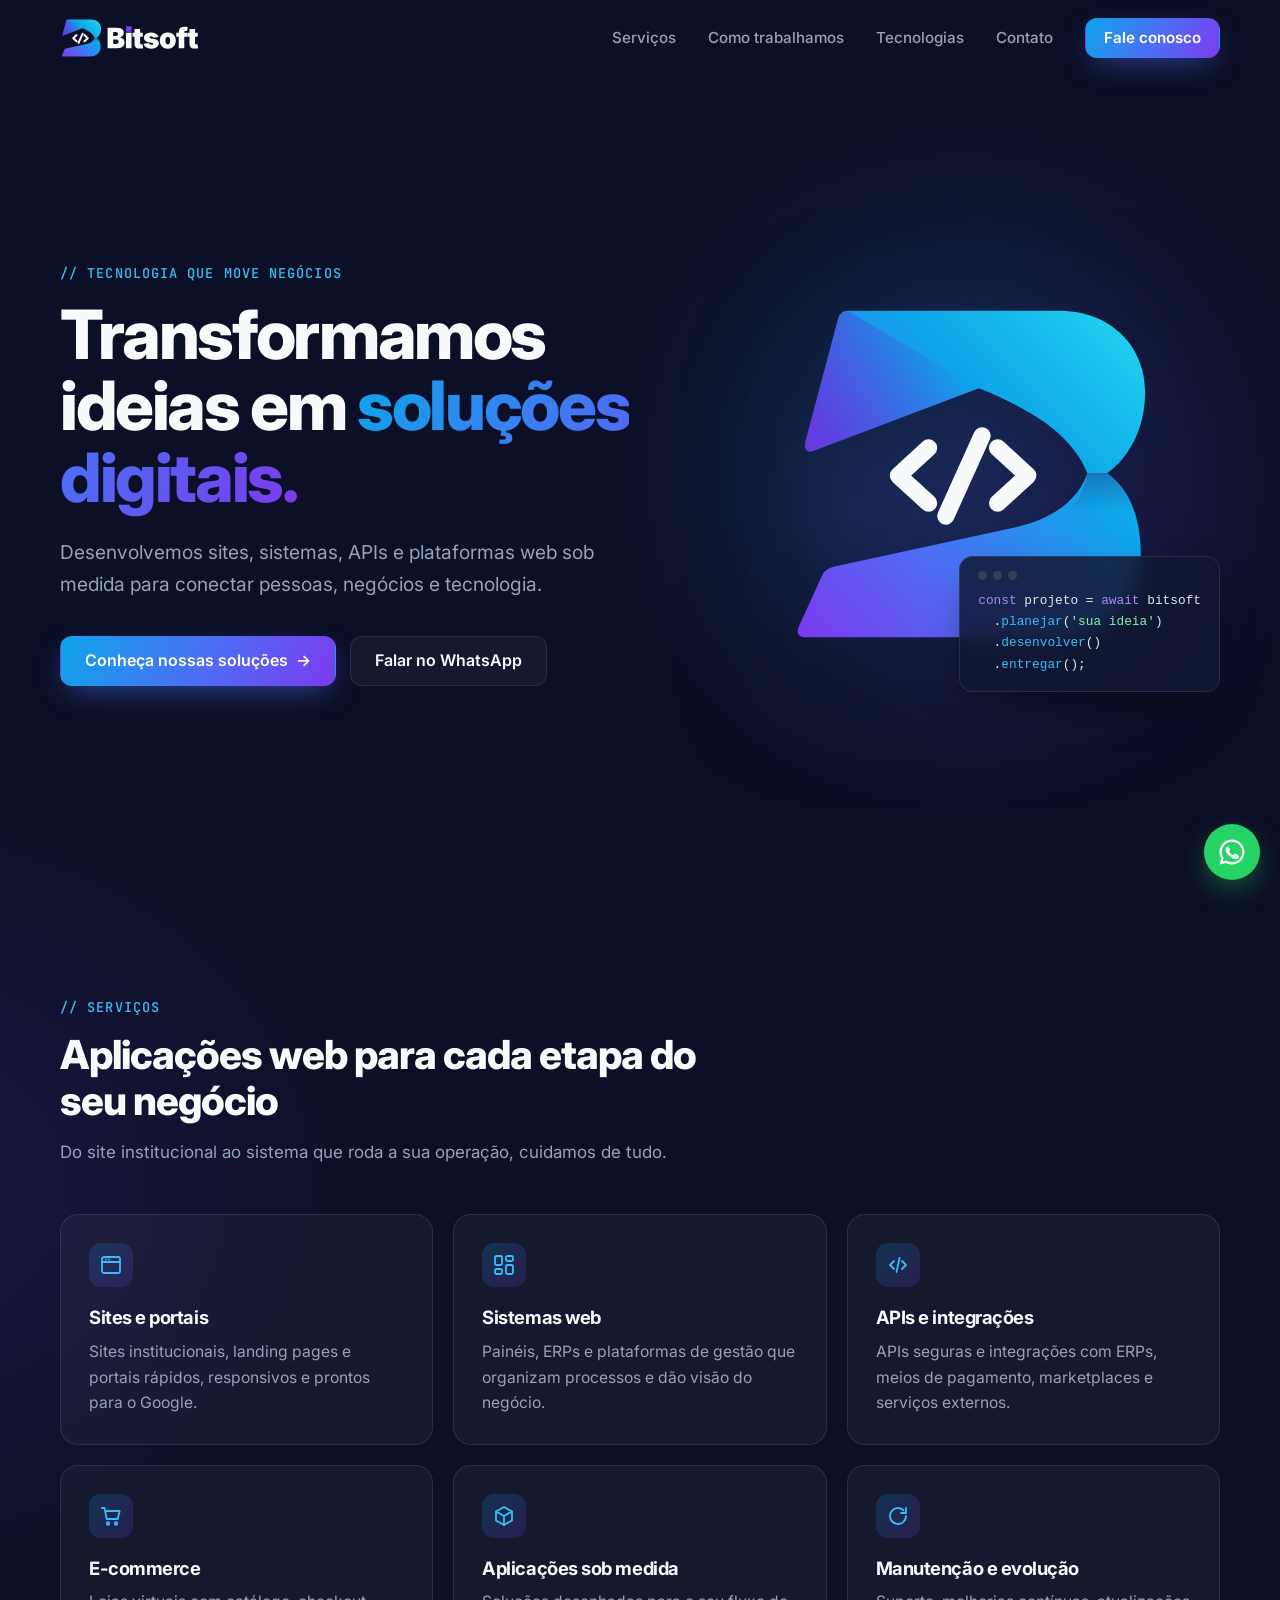
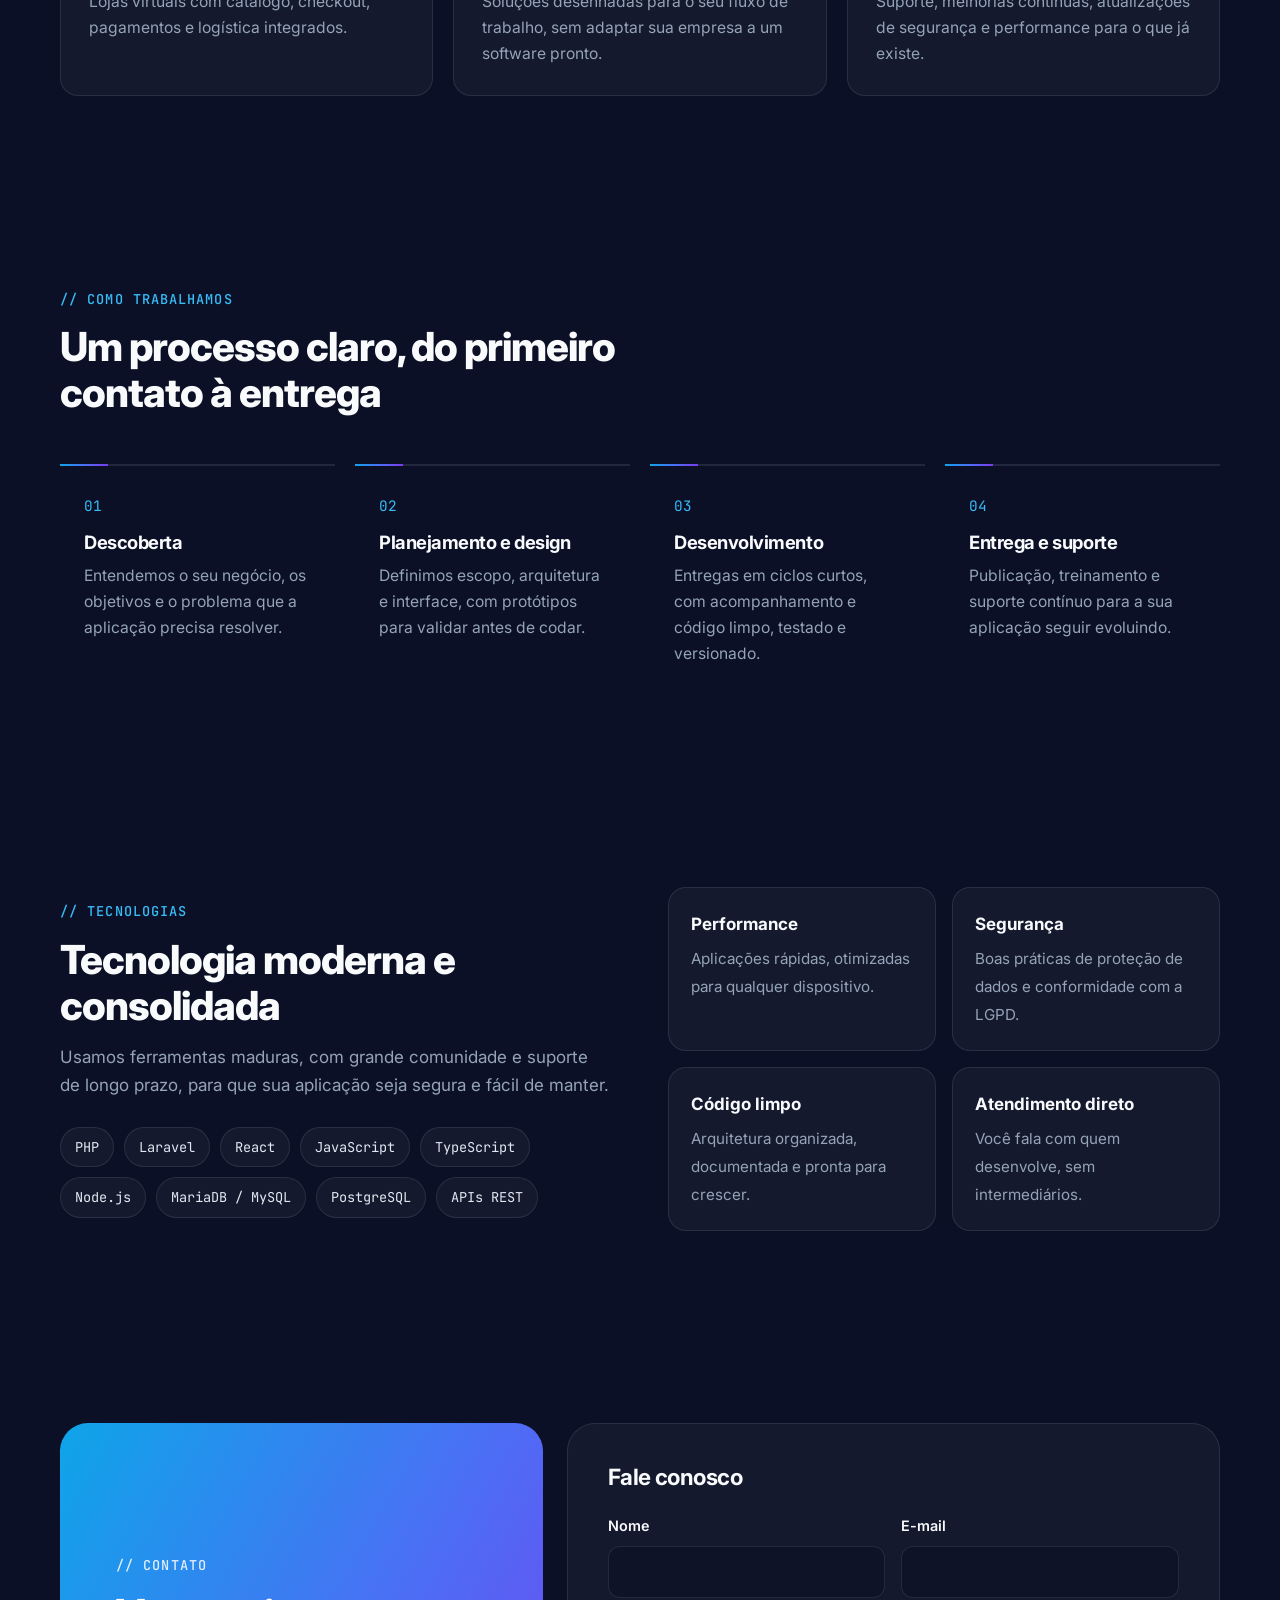
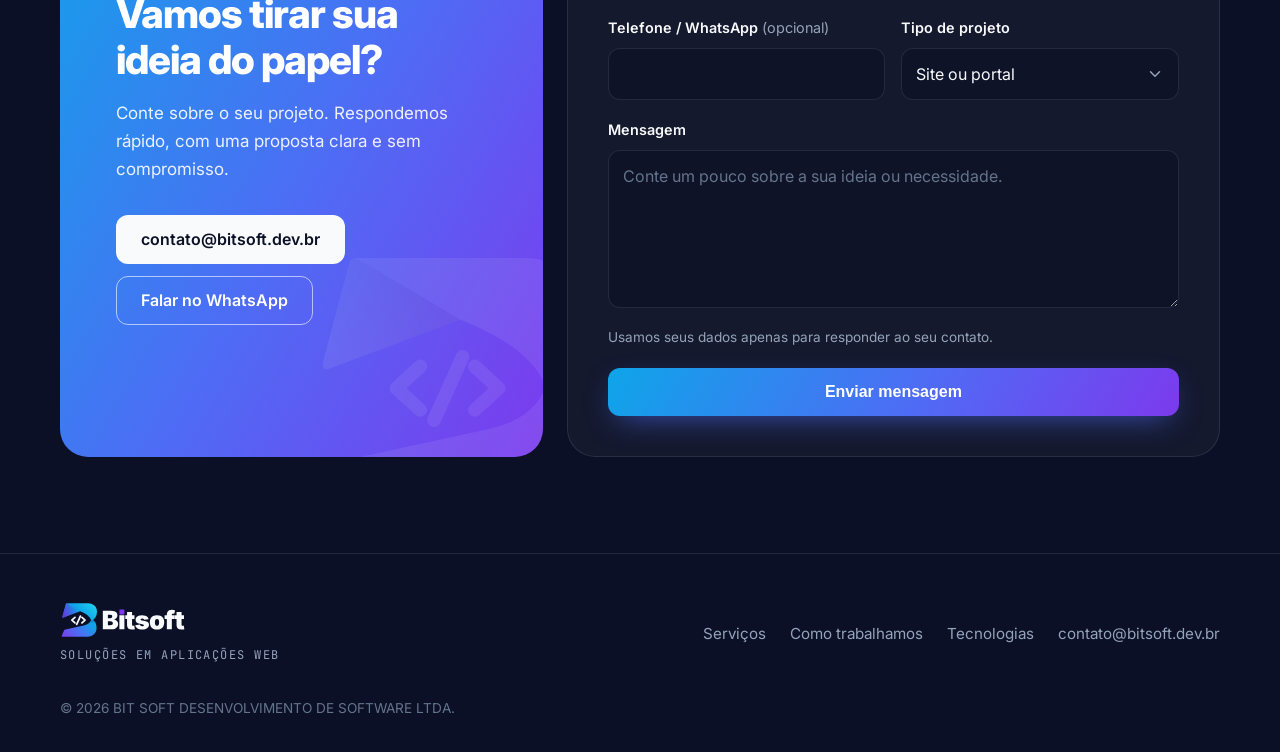
<file: index.html>
<!DOCTYPE html>
<html lang="pt-BR">
  <head>
    <meta charset="UTF-8" />
    <meta name="viewport" content="width=device-width, initial-scale=1.0" />
    <title>Bitsoft | Soluções em aplicações web</title>
    <meta
      name="description"
      content="A Bitsoft desenvolve sites, sistemas web, APIs, e-commerce e plataformas digitais sob medida. Tecnologia que transforma ideias em soluções."
    />
    <meta name="robots" content="index, follow, max-image-preview:large" />
    <link rel="canonical" href="https://www.bitsoft.dev.br/" />
    <meta name="theme-color" content="#0B1026" />

    <meta property="og:type" content="website" />
    <meta property="og:locale" content="pt_BR" />
    <meta property="og:site_name" content="Bitsoft" />
    <meta property="og:title" content="Bitsoft | Soluções em aplicações web" />
    <meta
      property="og:description"
      content="Sites, sistemas web, APIs e plataformas digitais sob medida para o seu negócio."
    />
    <meta property="og:url" content="https://www.bitsoft.dev.br/" />
    <meta property="og:image" content="https://www.bitsoft.dev.br/assets/og-image.png" />
    <meta property="og:image:width" content="1200" />
    <meta property="og:image:height" content="630" />
    <meta property="og:image:alt" content="Logo Bitsoft — Soluções em aplicações web" />
    <meta name="twitter:card" content="summary_large_image" />

    <link rel="icon" href="/favicon.ico" sizes="48x48" />
    <link rel="icon" type="image/svg+xml" href="/assets/favicon.svg" />
    <link rel="icon" type="image/png" sizes="96x96" href="/assets/favicon-96.png" />
    <link rel="icon" type="image/png" sizes="48x48" href="/assets/favicon-48.png" />
    <link rel="icon" type="image/png" sizes="32x32" href="/assets/favicon-32.png" />
    <link rel="apple-touch-icon" sizes="180x180" href="/assets/apple-touch-icon.png" />
    <link rel="manifest" href="/site.webmanifest" />

    <link rel="preconnect" href="https://fonts.googleapis.com" />
    <link rel="preconnect" href="https://fonts.gstatic.com" crossorigin />
    <link
      href="https://fonts.googleapis.com/css2?family=Inter:wght@400;500;600;700;800&family=JetBrains+Mono:wght@400;500&display=swap"
      rel="stylesheet"
    />
    <link rel="stylesheet" href="styles.css" />

    <script type="application/ld+json">
      {
        "@context": "https://schema.org",
        "@graph": [
          {
            "@type": "WebSite",
            "@id": "https://www.bitsoft.dev.br/#website",
            "name": "Bitsoft",
            "alternateName": ["Bit Soft", "bitsoft.dev.br"],
            "url": "https://www.bitsoft.dev.br/",
            "inLanguage": "pt-BR",
            "publisher": { "@id": "https://www.bitsoft.dev.br/#organization" }
          },
          {
            "@type": "Organization",
            "@id": "https://www.bitsoft.dev.br/#organization",
            "name": "Bitsoft",
            "legalName": "BIT SOFT DESENVOLVIMENTO DE SOFTWARE LTDA",
            "url": "https://www.bitsoft.dev.br/",
            "logo": {
              "@type": "ImageObject",
              "url": "https://www.bitsoft.dev.br/assets/icon-512.png",
              "width": 512,
              "height": 512
            },
            "image": "https://www.bitsoft.dev.br/assets/og-image.png",
            "email": "contato@bitsoft.dev.br",
            "slogan": "Soluções em aplicações web",
            "description": "Desenvolvimento de sites, sistemas web, APIs, e-commerce e plataformas digitais sob medida.",
            "areaServed": "BR",
            "knowsAbout": ["Desenvolvimento web", "PHP", "Laravel", "React", "JavaScript", "TypeScript", "Node.js", "APIs REST", "PostgreSQL", "MariaDB", "MySQL", "E-commerce"],
            "contactPoint": {
              "@type": "ContactPoint",
              "contactType": "sales",
              "email": "contato@bitsoft.dev.br",
              "telephone": "+55-11-97560-4128",
              "availableLanguage": "Portuguese"
            }
          }
        ]
      }
    </script>
  </head>
  <body>
    <a class="skip-link" href="#conteudo">Pular para o conteúdo</a>

    <header class="topbar" id="topo">
      <div class="topbar-inner">
        <a href="#topo" class="brand" aria-label="Bitsoft, voltar ao início">
          <img src="assets/brand/logo-compact.svg" alt="Bitsoft" width="148" height="42" />
        </a>

        <button
          class="menu-toggle"
          type="button"
          aria-expanded="false"
          aria-controls="menu"
          aria-label="Abrir menu"
        >
          <span></span><span></span><span></span>
        </button>

        <nav class="nav" id="menu" aria-label="Navegação principal">
          <a href="#servicos">Serviços</a>
          <a href="#processo">Como trabalhamos</a>
          <a href="#tecnologias">Tecnologias</a>
          <a href="#contato">Contato</a>
          <a href="#contato" class="btn btn-primary btn-sm">Fale conosco</a>
        </nav>
      </div>
    </header>

    <main id="conteudo">
      <section class="hero container">
        <div class="hero-copy reveal">
          <p class="eyebrow">// tecnologia que move negócios</p>
          <h1>
            Transformamos ideias em
            <span class="gradient-text">soluções digitais.</span>
          </h1>
          <p class="lead">
            Desenvolvemos sites, sistemas, APIs e plataformas web sob medida para
            conectar pessoas, negócios e tecnologia.
          </p>
          <div class="hero-actions">
            <a href="#servicos" class="btn btn-primary">Conheça nossas soluções <span aria-hidden="true">→</span></a>
            <a href="#" class="btn btn-ghost" data-whatsapp hidden>Falar no WhatsApp</a>
          </div>
        </div>

        <div class="hero-visual reveal" aria-hidden="true">
          <div class="hero-glow"></div>
          <img src="assets/brand/icon.svg" alt="" class="hero-symbol" width="420" height="420" />
          <div class="code-card">
            <div class="code-dots"><i></i><i></i><i></i></div>
            <pre><code><span class="k">const</span> projeto = <span class="k">await</span> bitsoft
  .<span class="f">planejar</span>(<span class="s">'sua ideia'</span>)
  .<span class="f">desenvolver</span>()
  .<span class="f">entregar</span>();</code></pre>
          </div>
        </div>
      </section>

      <section class="section container" id="servicos">
        <header class="section-head reveal">
          <p class="eyebrow">// serviços</p>
          <h2>Aplicações web para cada etapa do seu negócio</h2>
          <p>Do site institucional ao sistema que roda a sua operação, cuidamos de tudo.</p>
        </header>

        <div class="grid services">
          <article class="card reveal">
            <svg class="card-icon" viewBox="0 0 24 24" aria-hidden="true"><rect x="3" y="4" width="18" height="16" rx="2"/><path d="M3 9h18M7 6.5h.01M10 6.5h.01"/></svg>
            <h3>Sites e portais</h3>
            <p>Sites institucionais, landing pages e portais rápidos, responsivos e prontos para o Google.</p>
          </article>
          <article class="card reveal">
            <svg class="card-icon" viewBox="0 0 24 24" aria-hidden="true"><rect x="3" y="3" width="7" height="9" rx="1.5"/><rect x="14" y="3" width="7" height="5" rx="1.5"/><rect x="14" y="12" width="7" height="9" rx="1.5"/><rect x="3" y="16" width="7" height="5" rx="1.5"/></svg>
            <h3>Sistemas web</h3>
            <p>Painéis, ERPs e plataformas de gestão que organizam processos e dão visão do negócio.</p>
          </article>
          <article class="card reveal">
            <svg class="card-icon" viewBox="0 0 24 24" aria-hidden="true"><path d="M8 8l-4 4 4 4M16 8l4 4-4 4M13.5 5l-3 14"/></svg>
            <h3>APIs e integrações</h3>
            <p>APIs seguras e integrações com ERPs, meios de pagamento, marketplaces e serviços externos.</p>
          </article>
          <article class="card reveal">
            <svg class="card-icon" viewBox="0 0 24 24" aria-hidden="true"><path d="M3 4h2.5l2.2 11h11l2-8H6.5"/><circle cx="9" cy="19.5" r="1.3"/><circle cx="17" cy="19.5" r="1.3"/></svg>
            <h3>E-commerce</h3>
            <p>Lojas virtuais com catálogo, checkout, pagamentos e logística integrados.</p>
          </article>
          <article class="card reveal">
            <svg class="card-icon" viewBox="0 0 24 24" aria-hidden="true"><path d="M12 3l8 4.5v9L12 21l-8-4.5v-9z"/><path d="M12 12l8-4.5M12 12v9M12 12L4 7.5"/></svg>
            <h3>Aplicações sob medida</h3>
            <p>Soluções desenhadas para o seu fluxo de trabalho, sem adaptar sua empresa a um software pronto.</p>
          </article>
          <article class="card reveal">
            <svg class="card-icon" viewBox="0 0 24 24" aria-hidden="true"><path d="M20 12a8 8 0 1 1-2.34-5.66"/><path d="M20 4v5h-5"/></svg>
            <h3>Manutenção e evolução</h3>
            <p>Suporte, melhorias contínuas, atualizações de segurança e performance para o que já existe.</p>
          </article>
        </div>
      </section>

      <section class="section container" id="processo">
        <header class="section-head reveal">
          <p class="eyebrow">// como trabalhamos</p>
          <h2>Um processo claro, do primeiro contato à entrega</h2>
        </header>

        <ol class="grid steps">
          <li class="step reveal">
            <span class="step-num">01</span>
            <h3>Descoberta</h3>
            <p>Entendemos o seu negócio, os objetivos e o problema que a aplicação precisa resolver.</p>
          </li>
          <li class="step reveal">
            <span class="step-num">02</span>
            <h3>Planejamento e design</h3>
            <p>Definimos escopo, arquitetura e interface, com protótipos para validar antes de codar.</p>
          </li>
          <li class="step reveal">
            <span class="step-num">03</span>
            <h3>Desenvolvimento</h3>
            <p>Entregas em ciclos curtos, com acompanhamento e código limpo, testado e versionado.</p>
          </li>
          <li class="step reveal">
            <span class="step-num">04</span>
            <h3>Entrega e suporte</h3>
            <p>Publicação, treinamento e suporte contínuo para a sua aplicação seguir evoluindo.</p>
          </li>
        </ol>
      </section>

      <section class="section container split" id="tecnologias">
        <div class="reveal">
          <p class="eyebrow">// tecnologias</p>
          <h2>Tecnologia moderna e consolidada</h2>
          <p class="muted">
            Usamos ferramentas maduras, com grande comunidade e suporte de longo prazo,
            para que sua aplicação seja segura e fácil de manter.
          </p>
          <ul class="chips">
            <li>PHP</li>
            <li>Laravel</li>
            <li>React</li>
            <li>JavaScript</li>
            <li>TypeScript</li>
            <li>Node.js</li>
            <li>MariaDB / MySQL</li>
            <li>PostgreSQL</li>
            <li>APIs REST</li>
          </ul>
        </div>

        <ul class="features reveal">
          <li>
            <strong>Performance</strong>
            <span>Aplicações rápidas, otimizadas para qualquer dispositivo.</span>
          </li>
          <li>
            <strong>Segurança</strong>
            <span>Boas práticas de proteção de dados e conformidade com a LGPD.</span>
          </li>
          <li>
            <strong>Código limpo</strong>
            <span>Arquitetura organizada, documentada e pronta para crescer.</span>
          </li>
          <li>
            <strong>Atendimento direto</strong>
            <span>Você fala com quem desenvolve, sem intermediários.</span>
          </li>
        </ul>
      </section>

      <section class="section container" id="contato">
        <div class="contact">
          <div class="cta reveal">
            <p class="eyebrow">// contato</p>
            <h2>Vamos tirar sua ideia do papel?</h2>
            <p>Conte sobre o seu projeto. Respondemos rápido, com uma proposta clara e sem compromisso.</p>
            <div class="cta-actions">
              <a href="mailto:contato@bitsoft.dev.br" class="btn btn-light">contato@bitsoft.dev.br</a>
              <a href="#" class="btn btn-outline-light" data-whatsapp hidden>Falar no WhatsApp</a>
            </div>
          </div>

          <form class="contact-form reveal" id="contact-form" novalidate>
            <h3>Fale conosco</h3>

            <div class="field-row">
              <div class="field">
                <label for="f-nome">Nome</label>
                <input id="f-nome" name="name" type="text" autocomplete="name" required maxlength="120" />
              </div>
              <div class="field">
                <label for="f-email">E-mail</label>
                <input id="f-email" name="email" type="email" autocomplete="email" required maxlength="160" />
              </div>
            </div>

            <div class="field-row">
              <div class="field">
                <label for="f-telefone">Telefone / WhatsApp <span class="optional">(opcional)</span></label>
                <input id="f-telefone" name="phone" type="tel" autocomplete="tel" maxlength="30" />
              </div>
              <div class="field">
                <label for="f-tipo">Tipo de projeto</label>
                <select id="f-tipo" name="project_type">
                  <option>Site ou portal</option>
                  <option>Sistema web</option>
                  <option>API ou integração</option>
                  <option>E-commerce</option>
                  <option>Manutenção de aplicação existente</option>
                  <option>Outro</option>
                </select>
              </div>
            </div>

            <div class="field">
              <label for="f-mensagem">Mensagem</label>
              <textarea id="f-mensagem" name="message" rows="5" required maxlength="4000" placeholder="Conte um pouco sobre a sua ideia ou necessidade."></textarea>
            </div>

            <!-- Proteção anti-spam (honeypot): humanos não veem este campo -->
            <input type="checkbox" name="botcheck" class="hp" tabindex="-1" autocomplete="off" aria-hidden="true" />

            <p class="form-note">Usamos seus dados apenas para responder ao seu contato.</p>

            <button type="submit" class="btn btn-primary">Enviar mensagem</button>
            <p class="form-status" role="status" aria-live="polite"></p>
          </form>
        </div>
      </section>
    </main>

    <footer class="footer">
      <div class="container footer-inner">
        <div>
          <img src="assets/brand/logo-compact.svg" alt="Bitsoft" width="148" height="42" />
          <p class="footer-slogan">Soluções em aplicações web</p>
        </div>
        <nav class="footer-nav" aria-label="Rodapé">
          <a href="#servicos">Serviços</a>
          <a href="#processo">Como trabalhamos</a>
          <a href="#tecnologias">Tecnologias</a>
          <a href="mailto:contato@bitsoft.dev.br">contato@bitsoft.dev.br</a>
        </nav>
      </div>
      <p class="container copyright">© <span id="ano">2026</span> BIT SOFT DESENVOLVIMENTO DE SOFTWARE LTDA.</p>
    </footer>

    <a href="#" class="whatsapp-float" data-whatsapp hidden aria-label="Conversar no WhatsApp">
      <svg viewBox="0 0 24 24" aria-hidden="true"><path d="M12 2a10 10 0 0 0-8.6 15.1L2 22l5-1.3A10 10 0 1 0 12 2zm0 18.2a8.2 8.2 0 0 1-4.2-1.2l-.3-.2-3 .8.8-2.9-.2-.3A8.2 8.2 0 1 1 12 20.2zm4.5-6.1c-.2-.1-1.5-.7-1.7-.8s-.4-.1-.6.1-.7.8-.8 1-.3.2-.5.1a6.7 6.7 0 0 1-3.3-2.9c-.3-.4.3-.4.7-1.3.1-.2 0-.3 0-.4l-.8-1.8c-.2-.5-.4-.4-.6-.4h-.5a1 1 0 0 0-.7.3 3 3 0 0 0-.9 2.2 5.2 5.2 0 0 0 1.1 2.7 11.8 11.8 0 0 0 4.5 4c1.7.7 2.3.8 3.2.6a2.7 2.7 0 0 0 1.8-1.2 2.2 2.2 0 0 0 .1-1.2c0-.1-.2-.2-.5-.3z"/></svg>
    </a>

    <script src="script.js"></script>
  </body>
</html>
</file>
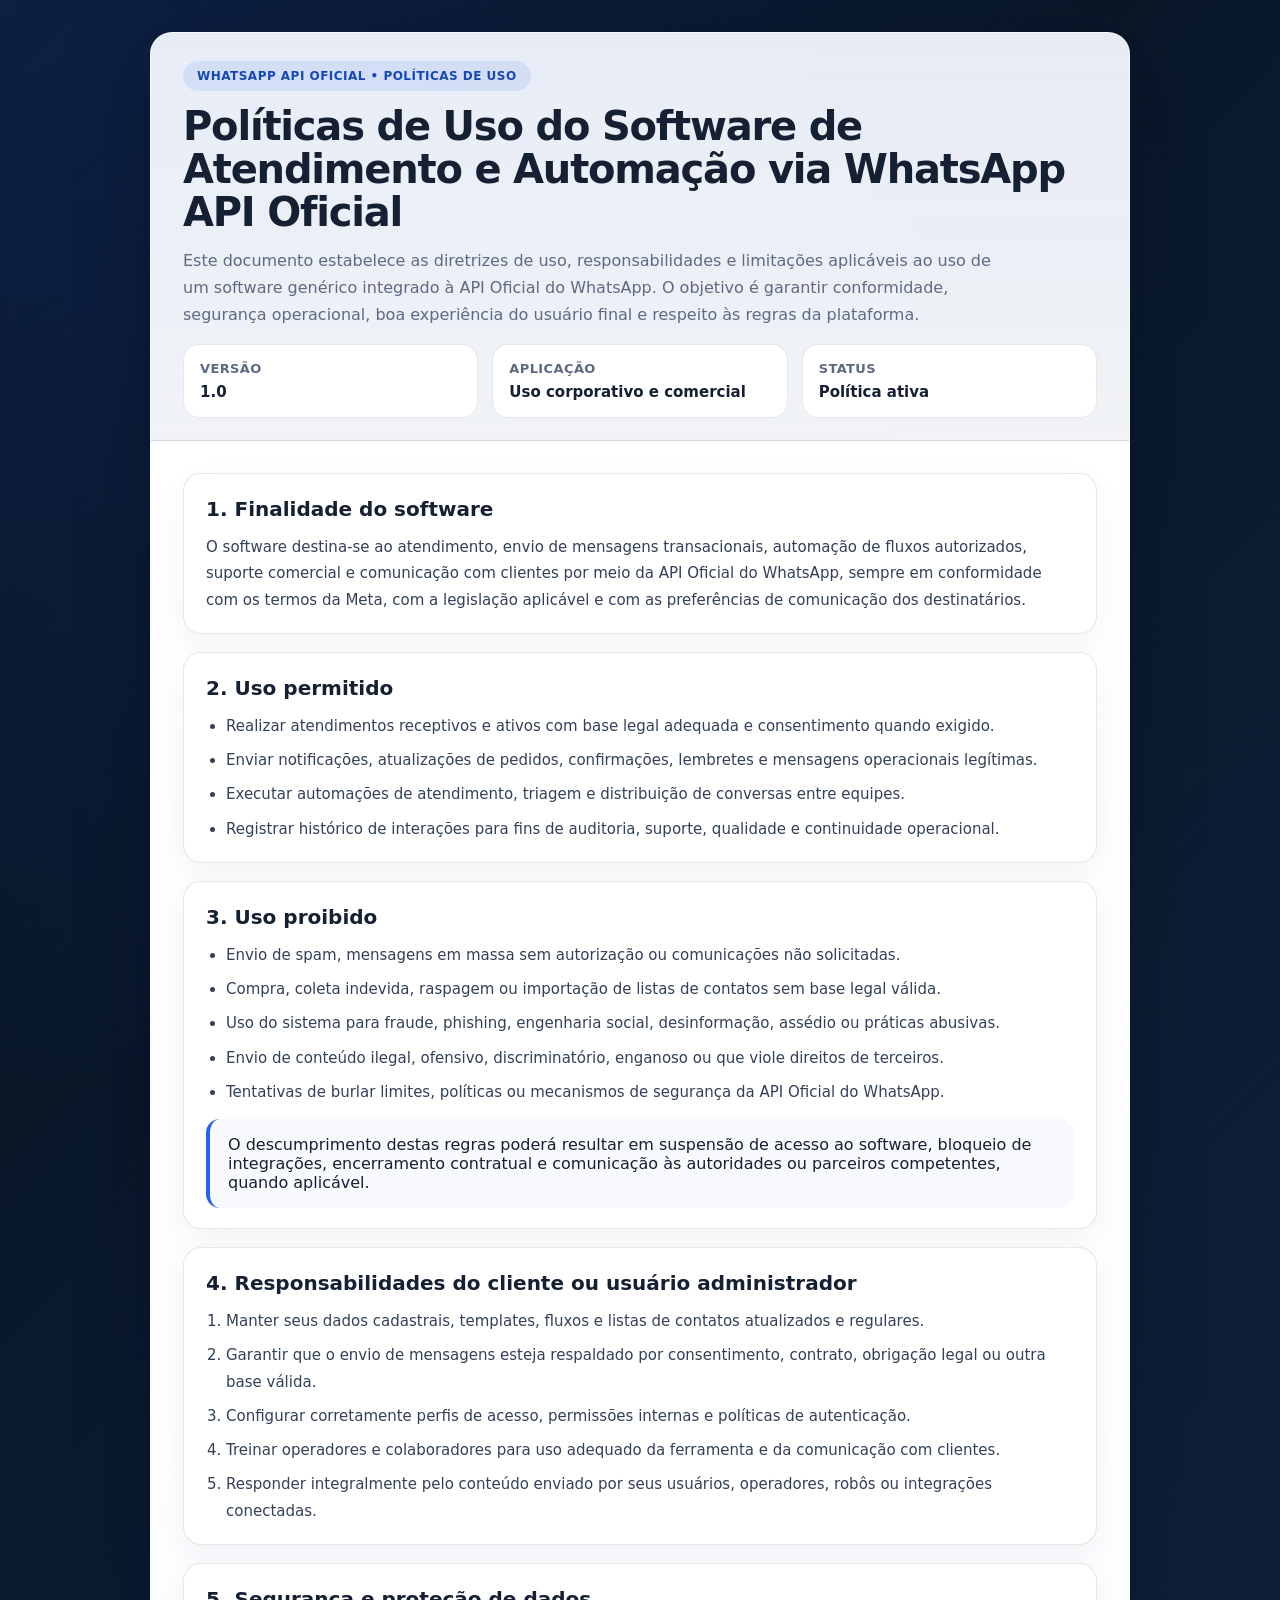
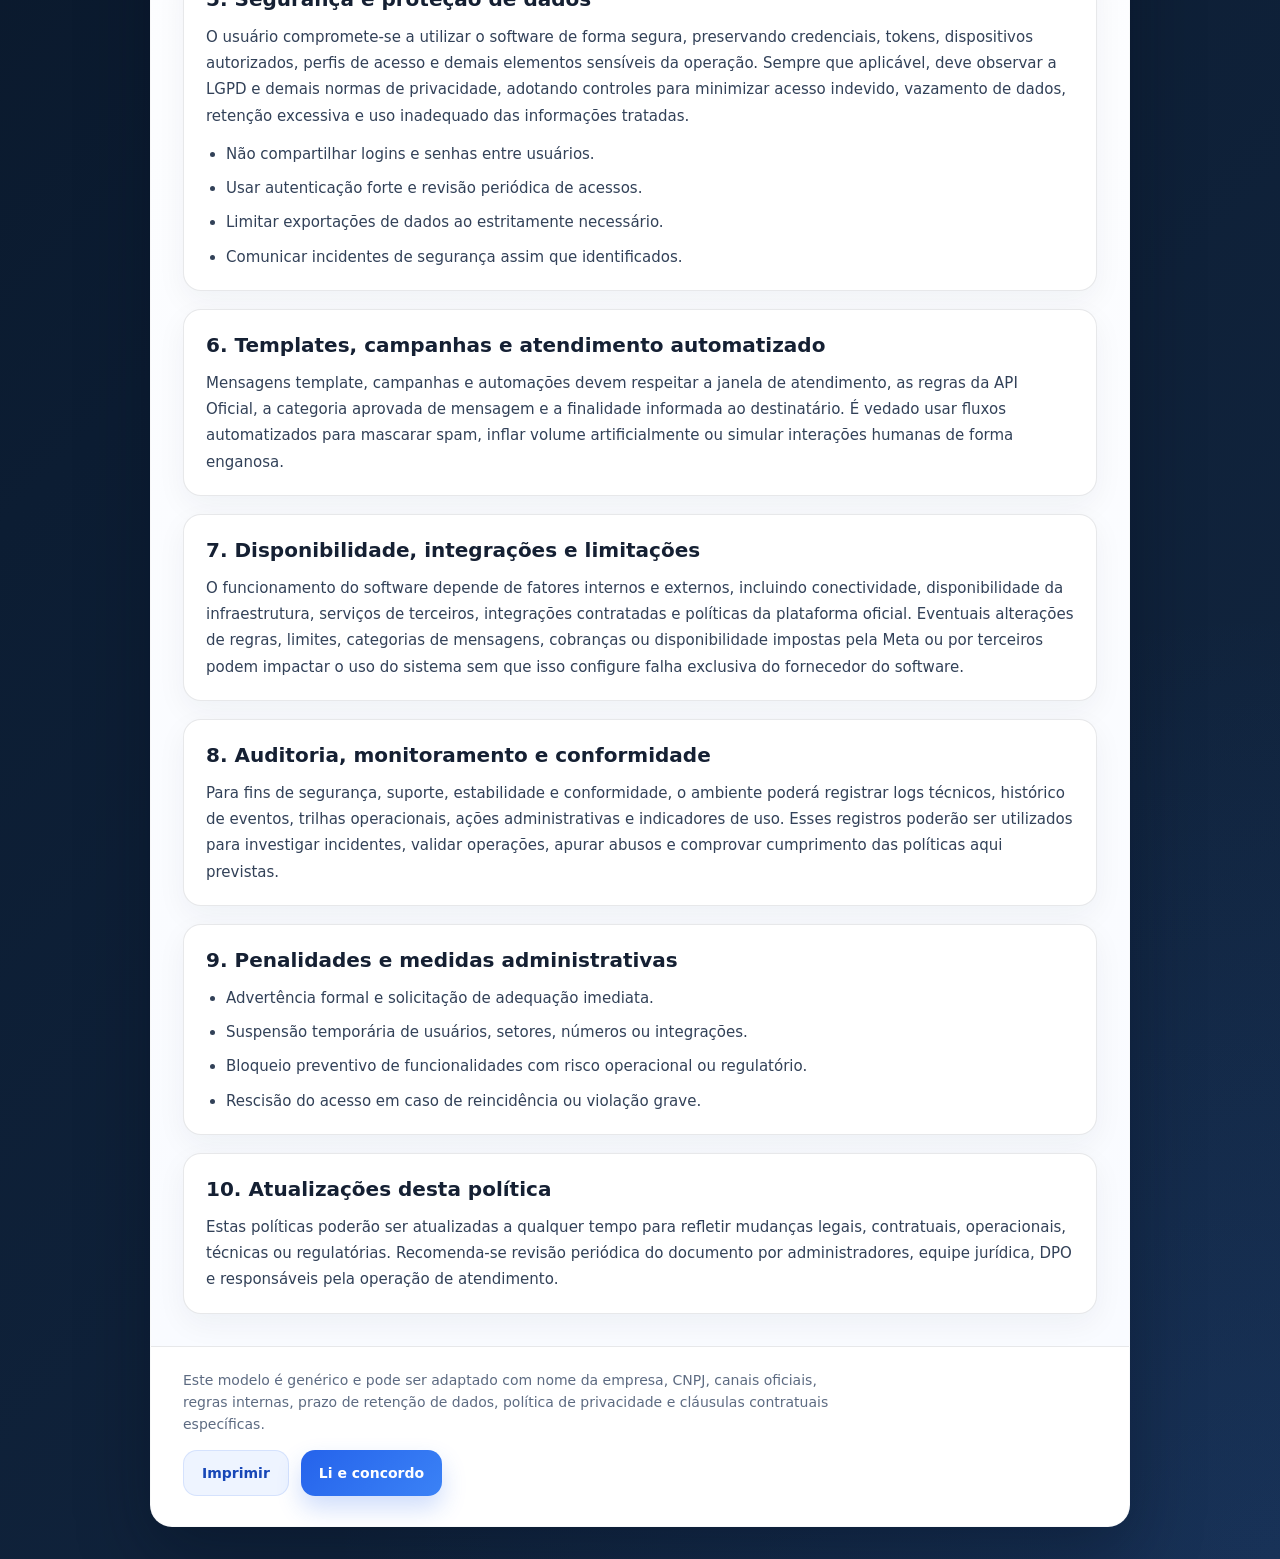
<file: waba/policy.html>
<!DOCTYPE html>
<html lang="pt-BR">
<head>
  <meta charset="UTF-8" />
  <meta name="viewport" content="width=device-width, initial-scale=1.0" />
  <title>Políticas de Uso - Software WhatsApp API Oficial</title>
  <style>
    :root {
      --bg: #07111f;
      --panel: #ffffff;
      --panel-soft: #f7f9fc;
      --text: #152033;
      --muted: #5d6b82;
      --primary: #2563eb;
      --primary-dark: #1747b7;
      --border: rgba(21, 32, 51, 0.10);
      --shadow: 0 24px 70px rgba(2, 12, 27, 0.35);
      --radius: 22px;
    }

    * { box-sizing: border-box; }

    body {
      margin: 0;
      font-family: Inter, system-ui, -apple-system, BlinkMacSystemFont, "Segoe UI", sans-serif;
      background:
        radial-gradient(circle at top left, rgba(37, 99, 235, 0.18), transparent 32%),
        radial-gradient(circle at bottom right, rgba(59, 130, 246, 0.12), transparent 28%),
        linear-gradient(135deg, #07111f 0%, #0c1d33 48%, #132742 100%);
      color: var(--text);
      min-height: 100vh;
      padding: 32px 16px;
    }

    .overlay {
      min-height: calc(100vh - 64px);
      display: flex;
      align-items: center;
      justify-content: center;
    }

    .modal {
      width: min(980px, 100%);
      background: rgba(255,255,255,0.96);
      backdrop-filter: blur(8px);
      border: 1px solid rgba(255,255,255,0.25);
      border-radius: var(--radius);
      box-shadow: var(--shadow);
      overflow: hidden;
    }

    .modal-header {
      padding: 28px 32px 22px;
      background: linear-gradient(180deg, rgba(37,99,235,0.07) 0%, rgba(37,99,235,0.02) 100%);
      border-bottom: 1px solid var(--border);
    }

    .badge {
      display: inline-flex;
      align-items: center;
      gap: 8px;
      padding: 8px 14px;
      border-radius: 999px;
      background: rgba(37,99,235,0.10);
      color: var(--primary-dark);
      font-size: 12px;
      font-weight: 700;
      letter-spacing: 0.04em;
      text-transform: uppercase;
      margin-bottom: 14px;
    }

    h1 {
      margin: 0;
      font-size: clamp(28px, 4vw, 40px);
      line-height: 1.08;
      letter-spacing: -0.03em;
    }

    .subtitle {
      margin: 12px 0 0;
      max-width: 820px;
      font-size: 16px;
      line-height: 1.7;
      color: var(--muted);
    }

    .modal-body {
      padding: 32px;
      display: grid;
      gap: 18px;
      background: linear-gradient(180deg, #ffffff 0%, #f9fbff 100%);
    }

    .policy-box {
      background: var(--panel);
      border: 1px solid var(--border);
      border-radius: 18px;
      padding: 22px 22px 20px;
      box-shadow: 0 10px 30px rgba(18, 35, 63, 0.05);
    }

    .policy-box h2 {
      margin: 0 0 12px;
      font-size: 20px;
      line-height: 1.3;
    }

    .policy-box p,
    .policy-box li {
      color: #324158;
      font-size: 15px;
      line-height: 1.75;
      margin: 0;
    }

    .policy-box ul,
    .policy-box ol {
      margin: 12px 0 0 20px;
      padding: 0;
    }

    .policy-box li + li {
      margin-top: 8px;
    }

    .highlight {
      background: var(--panel-soft);
      border-left: 4px solid var(--primary);
      padding: 16px 18px;
      border-radius: 14px;
      margin-top: 14px;
    }

    .footer-note {
      display: flex;
      flex-wrap: wrap;
      gap: 14px;
      align-items: center;
      justify-content: space-between;
      padding: 22px 32px 30px;
      border-top: 1px solid var(--border);
      background: #fff;
    }

    .footer-note p {
      margin: 0;
      color: var(--muted);
      font-size: 14px;
      line-height: 1.6;
      max-width: 650px;
    }

    .actions {
      display: flex;
      flex-wrap: wrap;
      gap: 12px;
    }

    .btn {
      appearance: none;
      border: 0;
      border-radius: 14px;
      padding: 14px 18px;
      font-size: 14px;
      font-weight: 700;
      cursor: pointer;
      transition: transform .18s ease, box-shadow .18s ease, background .18s ease;
      text-decoration: none;
      display: inline-flex;
      align-items: center;
      justify-content: center;
    }

    .btn:hover { transform: translateY(-1px); }

    .btn-primary {
      background: linear-gradient(135deg, var(--primary) 0%, #3b82f6 100%);
      color: #fff;
      box-shadow: 0 12px 24px rgba(37, 99, 235, 0.22);
    }

    .btn-secondary {
      background: #eef4ff;
      color: var(--primary-dark);
      border: 1px solid rgba(37,99,235,0.12);
    }

    .meta-grid {
      display: grid;
      grid-template-columns: repeat(3, minmax(0, 1fr));
      gap: 14px;
      margin-top: 16px;
    }

    .meta-card {
      background: #fff;
      border: 1px solid var(--border);
      border-radius: 16px;
      padding: 16px;
    }

    .meta-card strong {
      display: block;
      font-size: 13px;
      color: var(--muted);
      margin-bottom: 6px;
      text-transform: uppercase;
      letter-spacing: 0.03em;
    }

    .meta-card span {
      font-size: 15px;
      font-weight: 700;
      color: var(--text);
    }

    @media (max-width: 780px) {
      body { padding: 18px 10px; }
      .modal-header,
      .modal-body,
      .footer-note { padding-left: 18px; padding-right: 18px; }
      .meta-grid { grid-template-columns: 1fr; }
      .policy-box { padding: 18px; }
    }
  </style>
</head>
<body>
  <div class="overlay">
    <section class="modal" role="dialog" aria-modal="true" aria-labelledby="titulo-politicas">
      <header class="modal-header">
        <div class="badge">WhatsApp API Oficial • Políticas de Uso</div>
        <h1 id="titulo-politicas">Políticas de Uso do Software de Atendimento e Automação via WhatsApp API Oficial</h1>
        <p class="subtitle">
          Este documento estabelece as diretrizes de uso, responsabilidades e limitações aplicáveis ao uso de um software genérico integrado à API Oficial do WhatsApp.
          O objetivo é garantir conformidade, segurança operacional, boa experiência do usuário final e respeito às regras da plataforma.
        </p>

        <div class="meta-grid">
          <div class="meta-card">
            <strong>Versão</strong>
            <span>1.0</span>
          </div>
          <div class="meta-card">
            <strong>Aplicação</strong>
            <span>Uso corporativo e comercial</span>
          </div>
          <div class="meta-card">
            <strong>Status</strong>
            <span>Política ativa</span>
          </div>
        </div>
      </header>

      <div class="modal-body">
        <article class="policy-box">
          <h2>1. Finalidade do software</h2>
          <p>
            O software destina-se ao atendimento, envio de mensagens transacionais, automação de fluxos autorizados, suporte comercial e comunicação com clientes por meio da API Oficial do WhatsApp,
            sempre em conformidade com os termos da Meta, com a legislação aplicável e com as preferências de comunicação dos destinatários.
          </p>
        </article>

        <article class="policy-box">
          <h2>2. Uso permitido</h2>
          <ul>
            <li>Realizar atendimentos receptivos e ativos com base legal adequada e consentimento quando exigido.</li>
            <li>Enviar notificações, atualizações de pedidos, confirmações, lembretes e mensagens operacionais legítimas.</li>
            <li>Executar automações de atendimento, triagem e distribuição de conversas entre equipes.</li>
            <li>Registrar histórico de interações para fins de auditoria, suporte, qualidade e continuidade operacional.</li>
          </ul>
        </article>

        <article class="policy-box">
          <h2>3. Uso proibido</h2>
          <ul>
            <li>Envio de spam, mensagens em massa sem autorização ou comunicações não solicitadas.</li>
            <li>Compra, coleta indevida, raspagem ou importação de listas de contatos sem base legal válida.</li>
            <li>Uso do sistema para fraude, phishing, engenharia social, desinformação, assédio ou práticas abusivas.</li>
            <li>Envio de conteúdo ilegal, ofensivo, discriminatório, enganoso ou que viole direitos de terceiros.</li>
            <li>Tentativas de burlar limites, políticas ou mecanismos de segurança da API Oficial do WhatsApp.</li>
          </ul>

          <div class="highlight">
            O descumprimento destas regras poderá resultar em suspensão de acesso ao software, bloqueio de integrações, encerramento contratual e comunicação às autoridades ou parceiros competentes, quando aplicável.
          </div>
        </article>

        <article class="policy-box">
          <h2>4. Responsabilidades do cliente ou usuário administrador</h2>
          <ol>
            <li>Manter seus dados cadastrais, templates, fluxos e listas de contatos atualizados e regulares.</li>
            <li>Garantir que o envio de mensagens esteja respaldado por consentimento, contrato, obrigação legal ou outra base válida.</li>
            <li>Configurar corretamente perfis de acesso, permissões internas e políticas de autenticação.</li>
            <li>Treinar operadores e colaboradores para uso adequado da ferramenta e da comunicação com clientes.</li>
            <li>Responder integralmente pelo conteúdo enviado por seus usuários, operadores, robôs ou integrações conectadas.</li>
          </ol>
        </article>

        <article class="policy-box">
          <h2>5. Segurança e proteção de dados</h2>
          <p>
            O usuário compromete-se a utilizar o software de forma segura, preservando credenciais, tokens, dispositivos autorizados, perfis de acesso e demais elementos sensíveis da operação.
            Sempre que aplicável, deve observar a LGPD e demais normas de privacidade, adotando controles para minimizar acesso indevido, vazamento de dados, retenção excessiva e uso inadequado das informações tratadas.
          </p>
          <ul>
            <li>Não compartilhar logins e senhas entre usuários.</li>
            <li>Usar autenticação forte e revisão periódica de acessos.</li>
            <li>Limitar exportações de dados ao estritamente necessário.</li>
            <li>Comunicar incidentes de segurança assim que identificados.</li>
          </ul>
        </article>

        <article class="policy-box">
          <h2>6. Templates, campanhas e atendimento automatizado</h2>
          <p>
            Mensagens template, campanhas e automações devem respeitar a janela de atendimento, as regras da API Oficial, a categoria aprovada de mensagem e a finalidade informada ao destinatário.
            É vedado usar fluxos automatizados para mascarar spam, inflar volume artificialmente ou simular interações humanas de forma enganosa.
          </p>
        </article>

        <article class="policy-box">
          <h2>7. Disponibilidade, integrações e limitações</h2>
          <p>
            O funcionamento do software depende de fatores internos e externos, incluindo conectividade, disponibilidade da infraestrutura, serviços de terceiros, integrações contratadas e políticas da plataforma oficial.
            Eventuais alterações de regras, limites, categorias de mensagens, cobranças ou disponibilidade impostas pela Meta ou por terceiros podem impactar o uso do sistema sem que isso configure falha exclusiva do fornecedor do software.
          </p>
        </article>

        <article class="policy-box">
          <h2>8. Auditoria, monitoramento e conformidade</h2>
          <p>
            Para fins de segurança, suporte, estabilidade e conformidade, o ambiente poderá registrar logs técnicos, histórico de eventos, trilhas operacionais, ações administrativas e indicadores de uso.
            Esses registros poderão ser utilizados para investigar incidentes, validar operações, apurar abusos e comprovar cumprimento das políticas aqui previstas.
          </p>
        </article>

        <article class="policy-box">
          <h2>9. Penalidades e medidas administrativas</h2>
          <ul>
            <li>Advertência formal e solicitação de adequação imediata.</li>
            <li>Suspensão temporária de usuários, setores, números ou integrações.</li>
            <li>Bloqueio preventivo de funcionalidades com risco operacional ou regulatório.</li>
            <li>Rescisão do acesso em caso de reincidência ou violação grave.</li>
          </ul>
        </article>

        <article class="policy-box">
          <h2>10. Atualizações desta política</h2>
          <p>
            Estas políticas poderão ser atualizadas a qualquer tempo para refletir mudanças legais, contratuais, operacionais, técnicas ou regulatórias.
            Recomenda-se revisão periódica do documento por administradores, equipe jurídica, DPO e responsáveis pela operação de atendimento.
          </p>
        </article>
      </div>

      <footer class="footer-note">
        <p>
          Este modelo é genérico e pode ser adaptado com nome da empresa, CNPJ, canais oficiais, regras internas, prazo de retenção de dados, política de privacidade e cláusulas contratuais específicas.
        </p>
        <div class="actions">
          <a href="#" class="btn btn-secondary" onclick="window.print(); return false;">Imprimir</a>
          <a href="#" class="btn btn-primary" onclick="alert('Confirmação simulada. Substitua esta ação conforme sua aplicação.'); return false;">Li e concordo</a>
        </div>
      </footer>
    </section>
  </div>
</body>
</html>
</file>
<file: styles.css>
:root {
  --navy: #0b1026;
  --navy-2: #111833;
  --blue: #0ea5e9;
  --blue-light: #38bdf8;
  --violet: #7c3aed;
  --violet-light: #a78bfa;
  --neutral: #f8fafc;
  --text: #e2e8f0;
  --muted: #94a3b8;
  --surface: rgba(255, 255, 255, 0.04);
  --surface-hover: rgba(255, 255, 255, 0.07);
  --border: rgba(148, 163, 184, 0.16);
  --gradient: linear-gradient(120deg, #0ea5e9 0%, #4f6bf5 55%, #7c3aed 100%);
  --radius: 18px;
  --container: 1160px;
  --font: "Inter", system-ui, -apple-system, "Segoe UI", sans-serif;
  --mono: "JetBrains Mono", ui-monospace, "SFMono-Regular", monospace;
}

*,
*::before,
*::after {
  box-sizing: border-box;
}

html {
  scroll-behavior: smooth;
  scroll-padding-top: 88px;
}

body {
  margin: 0;
  min-height: 100vh;
  font-family: var(--font);
  font-size: 1.0625rem;
  line-height: 1.65;
  color: var(--text);
  background-color: var(--navy);
  background-image:
    radial-gradient(60rem 40rem at 85% -10%, rgba(14, 165, 233, 0.16), transparent 60%),
    radial-gradient(50rem 40rem at -10% 30%, rgba(124, 58, 237, 0.16), transparent 60%);
  background-repeat: no-repeat;
  overflow-x: hidden;
  -webkit-font-smoothing: antialiased;
}

img,
svg {
  display: block;
  max-width: 100%;
}

a {
  color: inherit;
}

h1,
h2,
h3 {
  margin: 0;
  color: var(--neutral);
  line-height: 1.15;
  letter-spacing: -0.025em;
}

h2 {
  font-size: clamp(1.75rem, 3.2vw, 2.5rem);
  font-weight: 800;
}

h3 {
  font-size: 1.15rem;
  font-weight: 700;
}

p {
  margin: 0;
}

:focus-visible {
  outline: 2px solid var(--blue-light);
  outline-offset: 3px;
  border-radius: 6px;
}

.container {
  width: min(var(--container), 100% - 32px);
  margin-inline: auto;
}

.skip-link {
  position: absolute;
  left: 16px;
  top: -60px;
  z-index: 100;
  padding: 10px 16px;
  border-radius: 10px;
  background: var(--neutral);
  color: var(--navy);
  font-weight: 600;
}

.skip-link:focus {
  top: 16px;
}

.eyebrow {
  margin-bottom: 14px;
  font-family: var(--mono);
  font-size: 0.85rem;
  font-weight: 500;
  letter-spacing: 0.08em;
  text-transform: uppercase;
  color: var(--blue-light);
}

.gradient-text {
  background: var(--gradient);
  -webkit-background-clip: text;
  background-clip: text;
  color: transparent;
}

.muted {
  color: var(--muted);
}

/* Botões */
.btn {
  display: inline-flex;
  align-items: center;
  justify-content: center;
  gap: 8px;
  padding: 14px 24px;
  border-radius: 12px;
  border: 1px solid transparent;
  font-weight: 600;
  font-size: 1rem;
  line-height: 1.2;
  text-decoration: none;
  transition: transform 0.2s ease, box-shadow 0.2s ease, background-color 0.2s ease, border-color 0.2s ease;
}

.btn:hover {
  transform: translateY(-2px);
}

.btn[hidden] {
  display: none;
}

.btn-sm {
  padding: 10px 18px;
  font-size: 0.95rem;
}

.btn-primary {
  background: var(--gradient);
  color: #fff;
  box-shadow: 0 10px 30px -10px rgba(79, 107, 245, 0.7);
}

.btn-primary:hover {
  box-shadow: 0 14px 36px -10px rgba(124, 58, 237, 0.8);
}

.btn-ghost {
  border-color: var(--border);
  background: var(--surface);
  color: var(--neutral);
}

.btn-ghost:hover {
  border-color: rgba(56, 189, 248, 0.5);
  background: var(--surface-hover);
}

.btn-light {
  background: var(--neutral);
  color: var(--navy);
}

.btn-outline-light {
  border-color: rgba(255, 255, 255, 0.6);
  color: #fff;
}

.btn-outline-light:hover {
  background: rgba(255, 255, 255, 0.12);
}

/* Header */
.topbar {
  position: fixed;
  inset: 0 0 auto;
  z-index: 50;
  transition: background-color 0.3s ease, border-color 0.3s ease;
  border-bottom: 1px solid transparent;
}

.topbar.scrolled,
.menu-open .topbar {
  background: rgba(11, 16, 38, 0.82);
  backdrop-filter: blur(14px);
  -webkit-backdrop-filter: blur(14px);
  border-bottom-color: var(--border);
}

.topbar-inner {
  width: min(var(--container), 100% - 32px);
  height: 76px;
  margin-inline: auto;
  display: flex;
  align-items: center;
  justify-content: space-between;
}

.brand img {
  height: 40px;
  width: auto;
}

.nav {
  display: flex;
  align-items: center;
  gap: 32px;
}

.nav a:not(.btn) {
  color: var(--muted);
  font-size: 0.95rem;
  font-weight: 500;
  text-decoration: none;
  transition: color 0.2s ease;
}

.nav a:not(.btn):hover {
  color: var(--neutral);
}

.menu-toggle {
  display: none;
  width: 44px;
  height: 44px;
  padding: 0;
  border: 1px solid var(--border);
  border-radius: 12px;
  background: var(--surface);
  cursor: pointer;
}

.menu-toggle span {
  display: block;
  width: 18px;
  height: 2px;
  margin: 4px auto;
  border-radius: 2px;
  background: var(--neutral);
  transition: transform 0.25s ease, opacity 0.25s ease;
}

.menu-open .menu-toggle span:nth-child(1) {
  transform: translateY(6px) rotate(45deg);
}

.menu-open .menu-toggle span:nth-child(2) {
  opacity: 0;
}

.menu-open .menu-toggle span:nth-child(3) {
  transform: translateY(-6px) rotate(-45deg);
}

/* Hero */
.hero {
  min-height: min(100vh, 900px);
  padding: 120px 0 72px;
  display: grid;
  grid-template-columns: 1.1fr 0.9fr;
  align-items: center;
  gap: 48px;
}

.hero h1 {
  font-size: clamp(2.4rem, 5.6vw, 4.25rem);
  font-weight: 800;
  letter-spacing: -0.035em;
  line-height: 1.05;
}

.lead {
  max-width: 34rem;
  margin-top: 24px;
  font-size: 1.2rem;
  color: var(--muted);
}

.hero-actions {
  display: flex;
  flex-wrap: wrap;
  gap: 14px;
  margin-top: 36px;
}

.hero-visual {
  position: relative;
  display: grid;
  place-items: center;
  min-height: 420px;
}

.hero-glow {
  position: absolute;
  width: 78%;
  aspect-ratio: 1;
  border-radius: 50%;
  background: var(--gradient);
  filter: blur(90px);
  opacity: 0.35;
}

.hero-symbol {
  position: relative;
  width: min(380px, 80%);
  height: auto;
  filter: drop-shadow(0 30px 60px rgba(11, 16, 38, 0.6));
  animation: float 7s ease-in-out infinite;
}

.code-card {
  position: absolute;
  right: 0;
  bottom: -2%;
  padding: 14px 18px 16px;
  border: 1px solid var(--border);
  border-radius: 14px;
  background: rgba(17, 24, 51, 0.85);
  backdrop-filter: blur(10px);
  -webkit-backdrop-filter: blur(10px);
  box-shadow: 0 20px 50px -20px rgba(0, 0, 0, 0.7);
}

.code-dots {
  display: flex;
  gap: 6px;
  margin-bottom: 10px;
}

.code-dots i {
  width: 9px;
  height: 9px;
  border-radius: 50%;
  background: #334155;
}

.code-card pre {
  margin: 0;
  font-family: var(--mono);
  font-size: 0.8rem;
  line-height: 1.6;
  color: var(--text);
}

.code-card .k {
  color: var(--violet-light);
}

.code-card .f {
  color: var(--blue-light);
}

.code-card .s {
  color: #86efac;
}

@keyframes float {
  50% {
    transform: translateY(-14px);
  }
}

/* Seções */
.section {
  padding: 96px 0;
}

.section-head {
  max-width: 44rem;
  margin-bottom: 48px;
}

.section-head p:not(.eyebrow) {
  margin-top: 14px;
  color: var(--muted);
}

.grid {
  display: grid;
  gap: 20px;
}

.services {
  grid-template-columns: repeat(3, 1fr);
}

.card {
  padding: 28px;
  border: 1px solid var(--border);
  border-radius: var(--radius);
  background: var(--surface);
  transition: transform 0.25s ease, border-color 0.25s ease, background-color 0.25s ease;
}

.card:hover {
  transform: translateY(-4px);
  border-color: rgba(56, 189, 248, 0.4);
  background: var(--surface-hover);
}

.card-icon {
  width: 44px;
  height: 44px;
  padding: 10px;
  margin-bottom: 20px;
  border-radius: 12px;
  background: linear-gradient(135deg, rgba(14, 165, 233, 0.18), rgba(124, 58, 237, 0.18));
  fill: none;
  stroke: var(--blue-light);
  stroke-width: 1.8;
  stroke-linecap: round;
  stroke-linejoin: round;
}

.card p,
.step p {
  margin-top: 10px;
  color: var(--muted);
  font-size: 0.98rem;
}

/* Processo */
.steps {
  grid-template-columns: repeat(4, 1fr);
  margin: 0;
  padding: 0;
  list-style: none;
}

.step {
  position: relative;
  padding: 28px 24px;
  border-top: 2px solid var(--border);
}

.step::before {
  content: "";
  position: absolute;
  top: -2px;
  left: 0;
  width: 48px;
  height: 2px;
  background: var(--gradient);
}

.step-num {
  display: block;
  margin-bottom: 14px;
  font-family: var(--mono);
  font-size: 0.9rem;
  color: var(--blue-light);
}

/* Tecnologias */
.split {
  display: grid;
  grid-template-columns: 1fr 1fr;
  gap: 56px;
  align-items: center;
}

.split .muted {
  margin-top: 14px;
}

.chips {
  display: flex;
  flex-wrap: wrap;
  gap: 10px;
  margin: 28px 0 0;
  padding: 0;
  list-style: none;
}

.chips li {
  padding: 8px 14px;
  border: 1px solid var(--border);
  border-radius: 999px;
  background: var(--surface);
  font-family: var(--mono);
  font-size: 0.85rem;
  color: var(--text);
}

.features {
  display: grid;
  grid-template-columns: 1fr 1fr;
  gap: 16px;
  margin: 0;
  padding: 0;
  list-style: none;
}

.features li {
  padding: 22px;
  border: 1px solid var(--border);
  border-radius: var(--radius);
  background: var(--surface);
}

.features strong {
  display: block;
  margin-bottom: 6px;
  color: var(--neutral);
}

.features span {
  color: var(--muted);
  font-size: 0.95rem;
}

/* Contato */
.contact {
  display: grid;
  grid-template-columns: 0.85fr 1.15fr;
  gap: 24px;
  align-items: stretch;
}

.cta {
  position: relative;
  overflow: hidden;
  display: flex;
  flex-direction: column;
  justify-content: center;
  padding: clamp(32px, 5vw, 56px);
  border-radius: 28px;
  background: var(--gradient);
}

.cta::after {
  content: "";
  position: absolute;
  inset: 0;
  background: url("assets/brand/icon-white.svg") no-repeat right -60px bottom -80px / 300px;
  opacity: 0.08;
  pointer-events: none;
}

.cta .eyebrow {
  color: rgba(255, 255, 255, 0.85);
}

.cta h2 {
  color: #fff;
}

.cta p:not(.eyebrow) {
  margin-top: 16px;
  color: rgba(255, 255, 255, 0.9);
}

.cta-actions {
  position: relative;
  z-index: 1;
  display: flex;
  flex-direction: column;
  align-items: flex-start;
  gap: 12px;
  margin-top: 32px;
}

.contact-form {
  padding: clamp(24px, 4vw, 40px);
  border: 1px solid var(--border);
  border-radius: 28px;
  background: var(--surface);
}

.contact-form h3 {
  margin-bottom: 24px;
  font-size: 1.4rem;
}

.field-row {
  display: grid;
  grid-template-columns: 1fr 1fr;
  gap: 16px;
}

.field {
  display: flex;
  flex-direction: column;
  gap: 8px;
  margin-bottom: 18px;
}

.field label {
  font-size: 0.9rem;
  font-weight: 600;
  color: var(--neutral);
}

.optional {
  font-weight: 400;
  color: var(--muted);
}

.field input,
.field select,
.field textarea {
  width: 100%;
  padding: 12px 14px;
  border: 1px solid var(--border);
  border-radius: 12px;
  background: rgba(11, 16, 38, 0.6);
  color: var(--neutral);
  font: inherit;
  font-size: 1rem;
  transition: border-color 0.2s ease, box-shadow 0.2s ease;
}

.field textarea {
  resize: vertical;
  min-height: 120px;
}

.field select {
  appearance: none;
  padding-right: 40px;
  background-image: url("data:image/svg+xml,%3Csvg xmlns='http://www.w3.org/2000/svg' viewBox='0 0 24 24' fill='none' stroke='%2394A3B8' stroke-width='2' stroke-linecap='round' stroke-linejoin='round'%3E%3Cpath d='M6 9l6 6 6-6'/%3E%3C/svg%3E");
  background-repeat: no-repeat;
  background-position: right 14px center;
  background-size: 18px;
}

.field select option {
  background: var(--navy-2);
}

.field input::placeholder,
.field textarea::placeholder {
  color: #64748b;
}

.field input:focus,
.field select:focus,
.field textarea:focus {
  outline: none;
  border-color: var(--blue-light);
  box-shadow: 0 0 0 3px rgba(56, 189, 248, 0.2);
}

.field .invalid {
  border-color: #f87171;
}

.hp {
  position: absolute;
  left: -9999px;
  opacity: 0;
}

.form-note {
  margin-bottom: 20px;
  color: var(--muted);
  font-size: 0.85rem;
}

.contact-form .btn {
  width: 100%;
  border: 0;
  cursor: pointer;
}

.contact-form .btn:disabled {
  opacity: 0.6;
  cursor: wait;
  transform: none;
}

.form-status {
  margin-top: 14px;
  font-size: 0.95rem;
  text-align: center;
}

.form-status:empty {
  display: none;
}

.form-status.success {
  color: #4ade80;
}

.form-status.error {
  color: #f87171;
}

/* Rodapé */
.footer {
  padding: 48px 0 32px;
  border-top: 1px solid var(--border);
}

.footer-inner {
  display: flex;
  flex-wrap: wrap;
  align-items: center;
  justify-content: space-between;
  gap: 24px;
}

.footer-inner img {
  height: 36px;
  width: auto;
}

.footer-slogan {
  margin-top: 8px;
  font-family: var(--mono);
  font-size: 0.75rem;
  letter-spacing: 0.12em;
  text-transform: uppercase;
  color: var(--muted);
}

.footer-nav {
  display: flex;
  flex-wrap: wrap;
  gap: 8px 24px;
}

.footer-nav a {
  color: var(--muted);
  font-size: 0.95rem;
  text-decoration: none;
}

.footer-nav a:hover {
  color: var(--neutral);
}

.copyright {
  margin-top: 32px;
  color: #64748b;
  font-size: 0.85rem;
}

/* WhatsApp */
.whatsapp-float {
  position: fixed;
  right: 20px;
  bottom: 20px;
  z-index: 40;
  display: grid;
  place-items: center;
  width: 56px;
  height: 56px;
  border-radius: 50%;
  background: #25d366;
  box-shadow: 0 10px 30px -8px rgba(37, 211, 102, 0.6);
  transition: transform 0.2s ease;
}

.whatsapp-float[hidden] {
  display: none;
}

.whatsapp-float:hover {
  transform: scale(1.08);
}

.whatsapp-float svg {
  width: 30px;
  height: 30px;
  fill: #fff;
}

/* Animações de entrada */
.reveal {
  opacity: 0;
  transform: translateY(22px);
  transition: opacity 0.7s ease, transform 0.7s ease;
}

.reveal.visible {
  opacity: 1;
  transform: translateY(0);
}

/* Responsivo */
@media (max-width: 960px) {
  .hero {
    grid-template-columns: 1fr;
    min-height: auto;
    padding-top: 128px;
    text-align: center;
  }

  .lead {
    margin-inline: auto;
  }

  .hero-actions {
    justify-content: center;
  }

  .hero-visual {
    min-height: 340px;
  }

  .services {
    grid-template-columns: repeat(2, 1fr);
  }

  .steps {
    grid-template-columns: repeat(2, 1fr);
  }

  .split,
  .contact {
    grid-template-columns: 1fr;
  }
}

@media (max-width: 820px) {
  .menu-toggle {
    display: block;
  }

  .nav {
    position: fixed;
    inset: 76px 0 auto;
    flex-direction: column;
    align-items: stretch;
    gap: 4px;
    padding: 16px 16px 24px;
    background: rgba(11, 16, 38, 0.97);
    border-bottom: 1px solid var(--border);
    transform: translateY(-8px);
    opacity: 0;
    visibility: hidden;
    transition: opacity 0.25s ease, transform 0.25s ease, visibility 0.25s;
  }

  .menu-open .nav {
    transform: none;
    opacity: 1;
    visibility: visible;
  }

  .nav a:not(.btn) {
    padding: 12px 8px;
    font-size: 1.05rem;
  }

  .nav .btn {
    margin-top: 8px;
  }
}

@media (max-width: 600px) {
  .section {
    padding: 72px 0;
  }

  .services,
  .steps,
  .features,
  .field-row {
    grid-template-columns: 1fr;
  }

  .hero-visual {
    min-height: 300px;
  }

  .code-card {
    position: relative;
    right: auto;
    bottom: auto;
    margin-top: -40px;
    text-align: left;
  }

  .hero-actions .btn,
  .cta-actions .btn {
    width: 100%;
  }

  .footer-inner {
    flex-direction: column;
    align-items: flex-start;
  }
}

@media (prefers-reduced-motion: reduce) {
  html {
    scroll-behavior: auto;
  }

  *,
  *::before,
  *::after {
    animation: none !important;
    transition: none !important;
  }

  .reveal {
    opacity: 1;
    transform: none;
  }
}

/* Página 404 */
.not-found {
  min-height: 100vh;
  display: flex;
  flex-direction: column;
  align-items: center;
  justify-content: center;
  gap: 16px;
  text-align: center;
}

.not-found img {
  height: 40px;
  width: auto;
  margin-bottom: 32px;
}

.not-found h1 {
  font-size: clamp(2rem, 5vw, 3rem);
  font-weight: 800;
}

.not-found .btn {
  margin-top: 16px;
}
</file>
